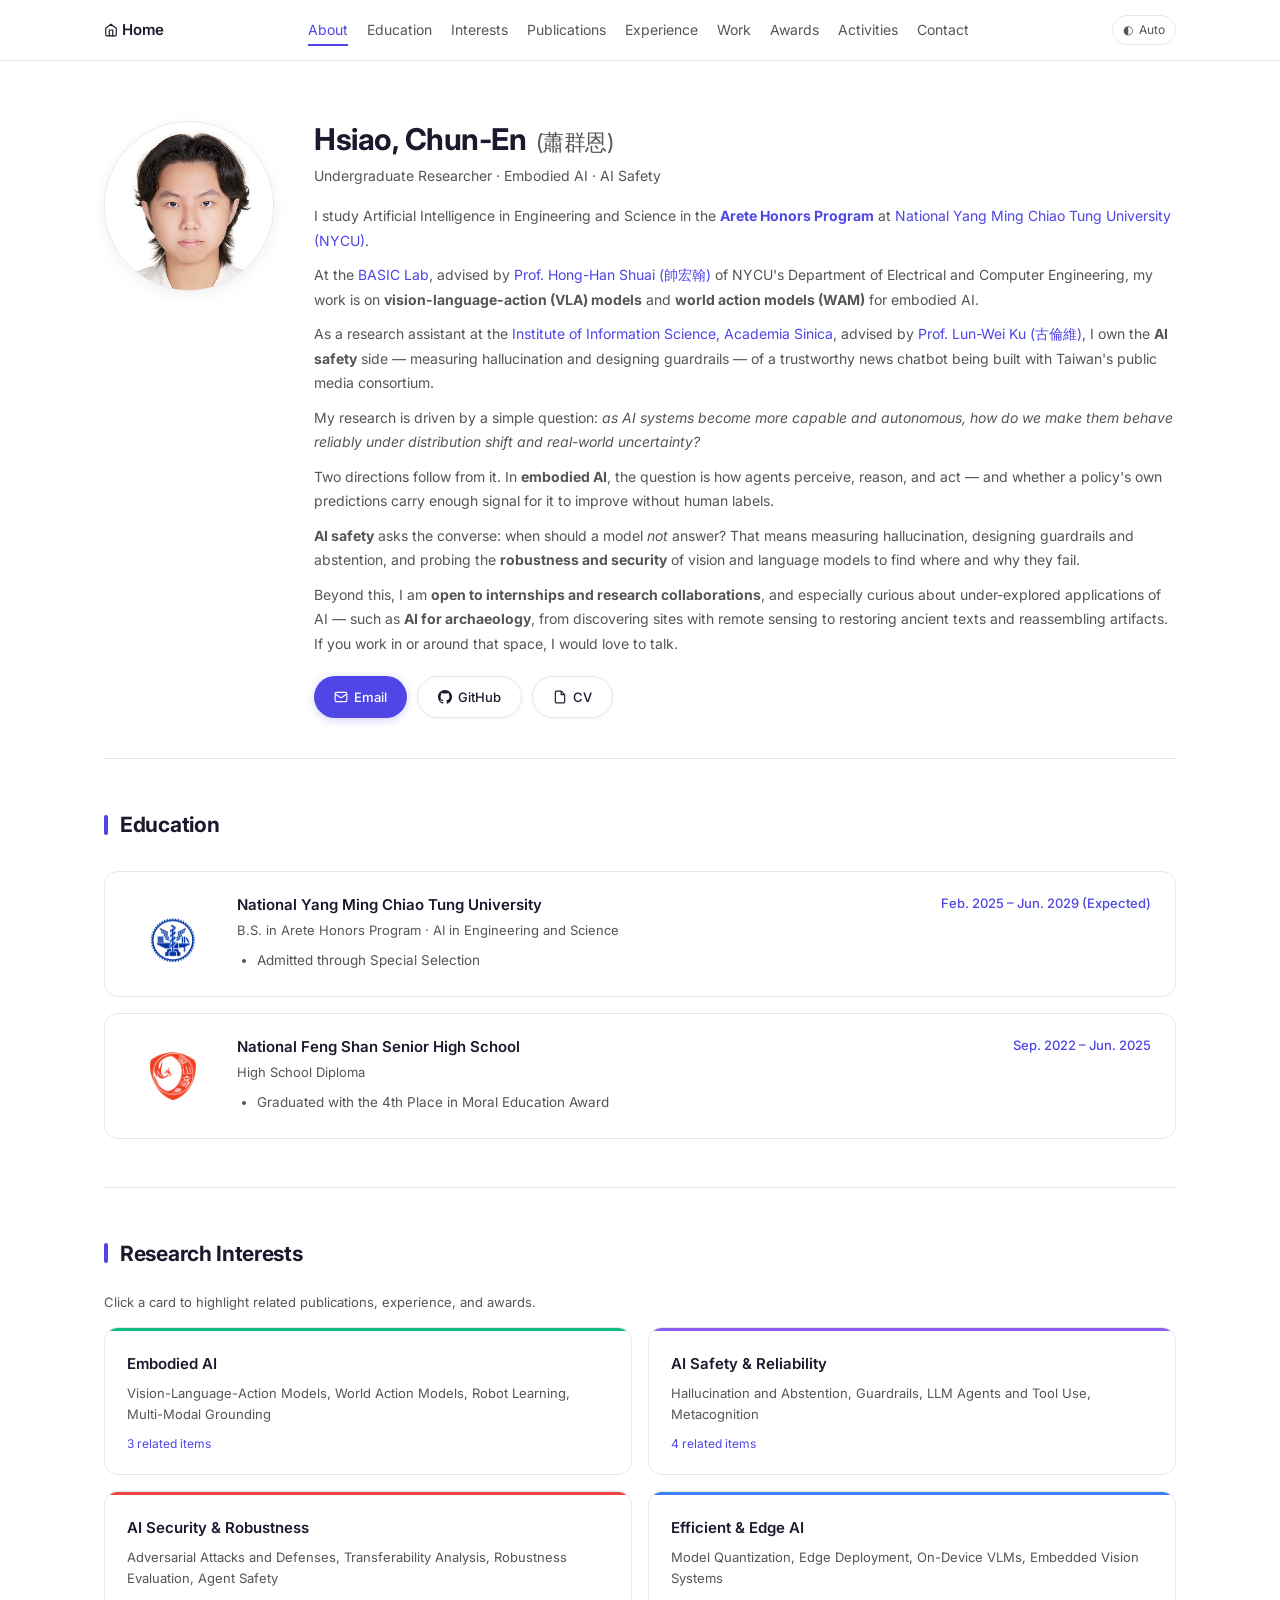
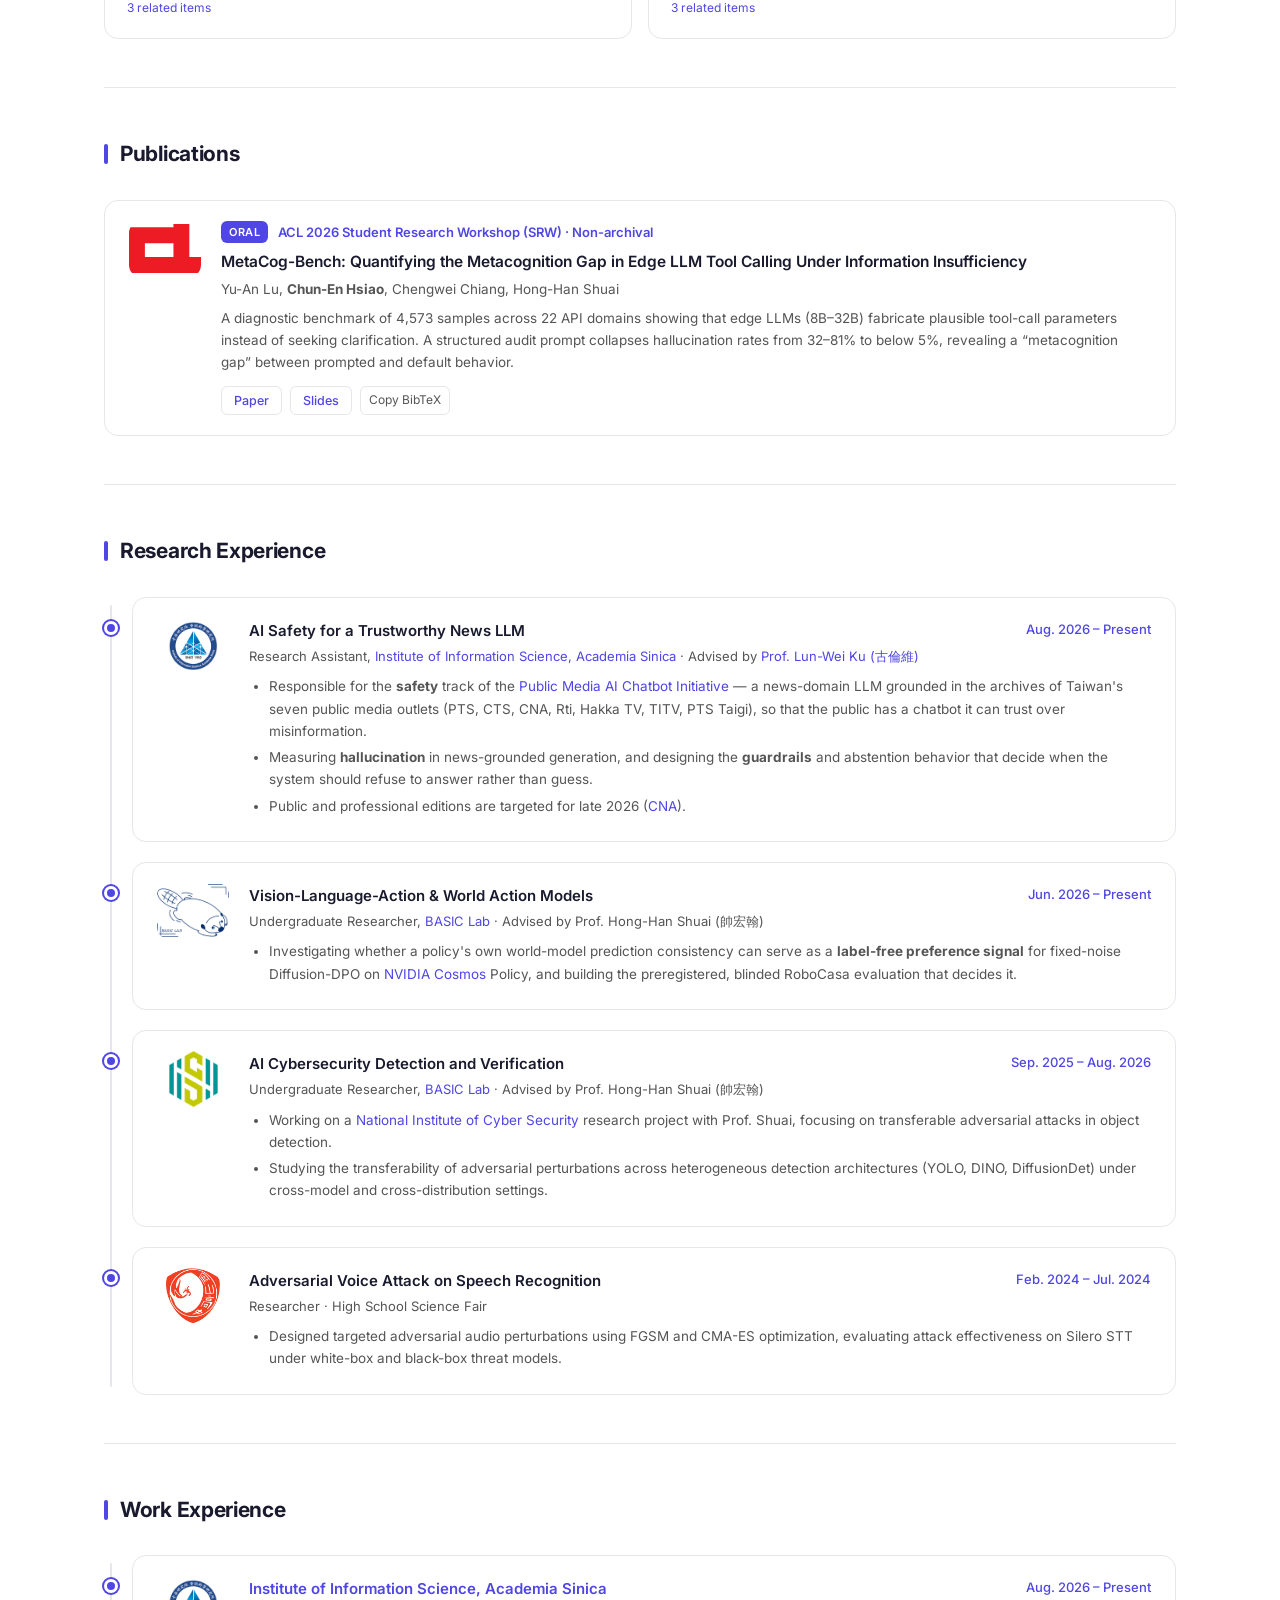
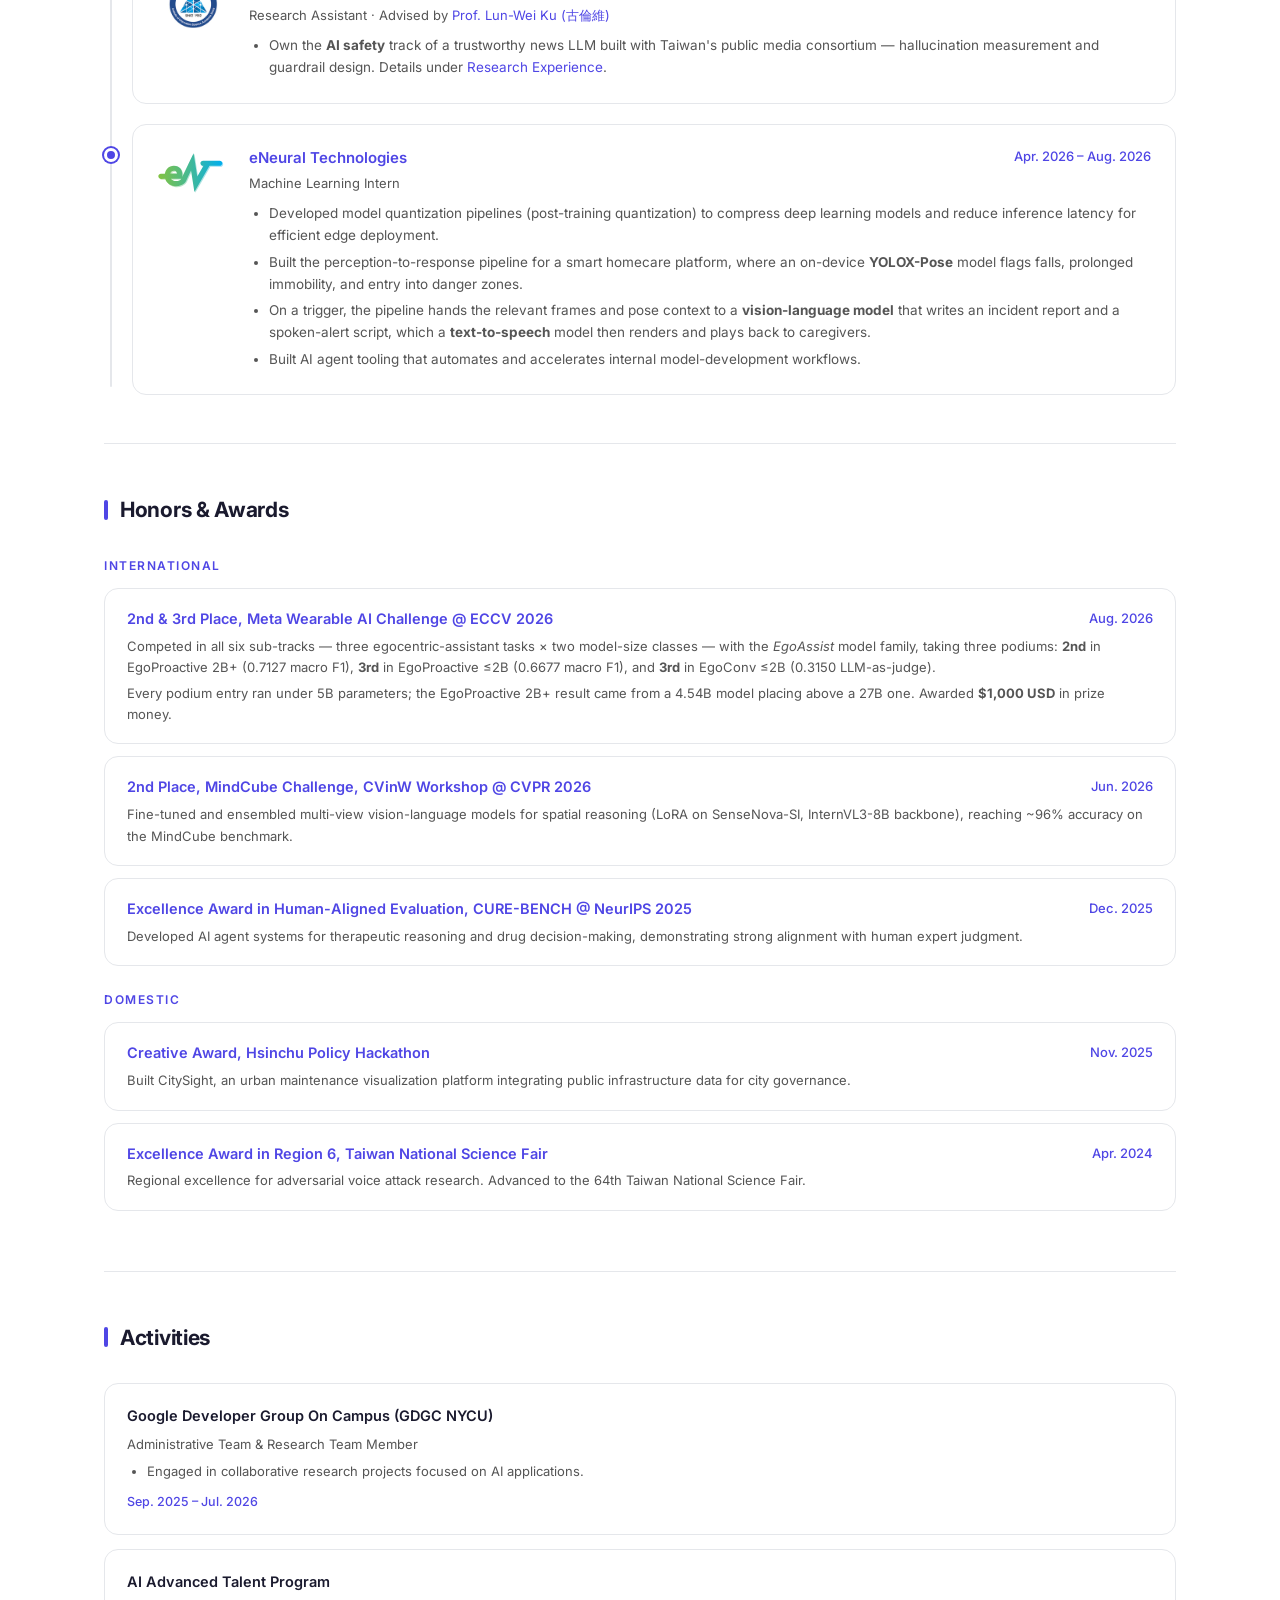
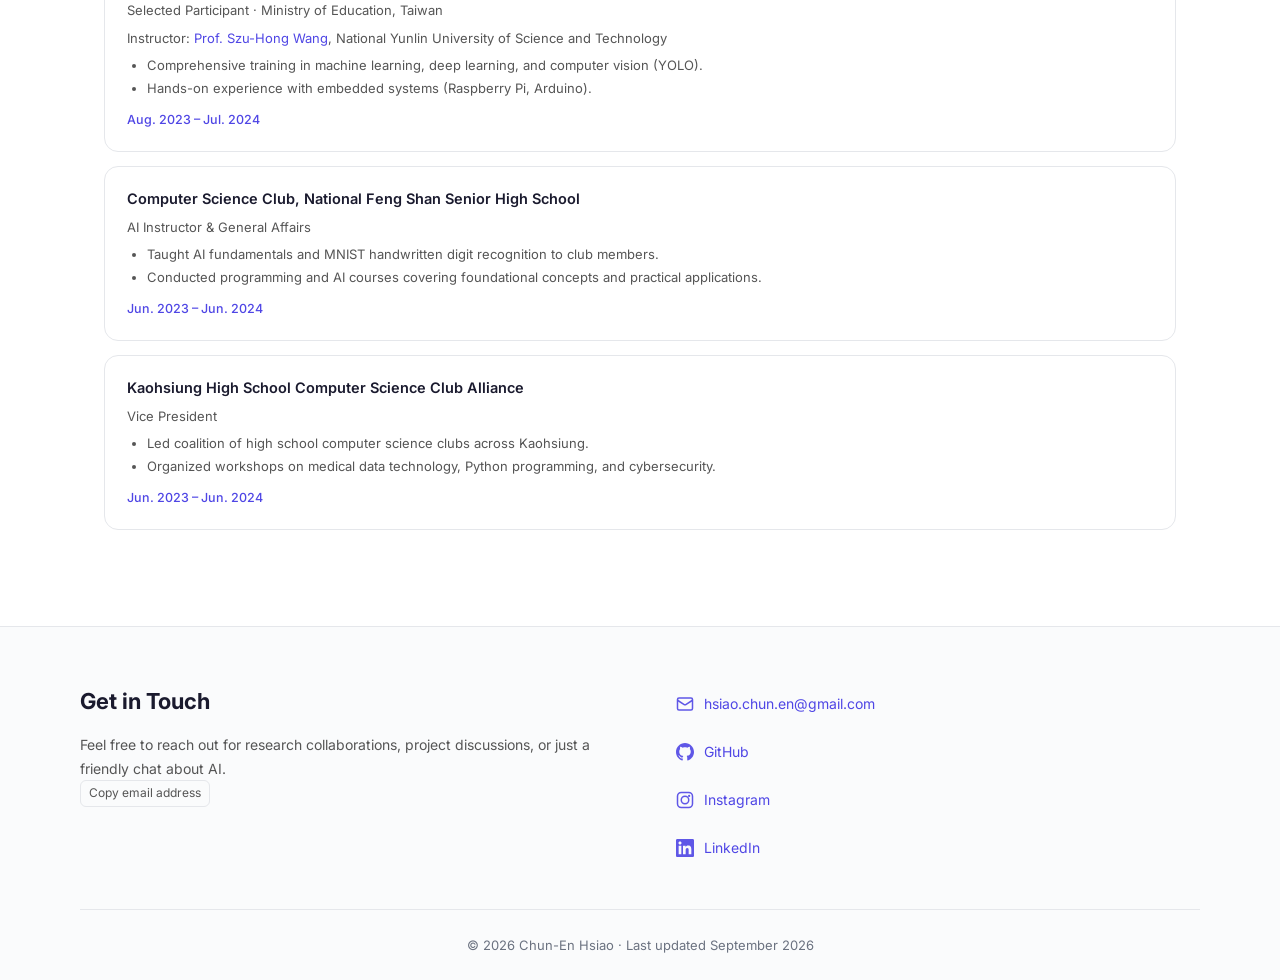
<file: index.html>
<!DOCTYPE html>
<html lang="en">
<head>
    <meta charset="UTF-8">
    <meta name="viewport" content="width=device-width, initial-scale=1.0">
    <title>Chun-En Hsiao (蕭群恩) — Embodied AI &amp; AI Safety, NYCU</title>
    <meta name="description" content="Chun-En Hsiao (蕭群恩) — embodied AI at NYCU BASIC Lab and AI safety at Academia Sinica: vision-language-action models, world action models, hallucination and guardrails.">
    <link rel="canonical" href="https://xiaoce.me/">
    <meta name="theme-color" content="#4f46e5" media="(prefers-color-scheme: light)">
    <meta name="theme-color" content="#12141b" media="(prefers-color-scheme: dark)">

    <!-- Open Graph -->
    <meta property="og:type" content="profile">
    <meta property="og:title" content="Chun-En Hsiao (蕭群恩) — Embodied AI &amp; AI Safety">
    <meta property="og:description" content="Undergraduate researcher at NYCU BASIC Lab (vision-language-action &amp; world action models) and research assistant at Academia Sinica IIS (LLM hallucination, guardrails, abstention).">
    <meta property="og:url" content="https://xiaoce.me/">
    <meta property="og:image" content="https://xiaoce.me/og-card.png">
    <meta property="og:image:width" content="1200">
    <meta property="og:image:height" content="630">
    <meta property="og:image:alt" content="Chun-En Hsiao — Embodied AI &amp; AI Safety">
    <!-- Twitter -->
    <meta name="twitter:card" content="summary_large_image">
    <meta name="twitter:title" content="Chun-En Hsiao (蕭群恩) — Embodied AI &amp; AI Safety">
    <meta name="twitter:description" content="Embodied AI at NYCU BASIC Lab; AI safety at Academia Sinica IIS.">
    <meta name="twitter:image" content="https://xiaoce.me/og-card.png">

    <link rel="preconnect" href="https://fonts.googleapis.com">
    <link rel="preconnect" href="https://fonts.gstatic.com" crossorigin>
    <link href="https://fonts.googleapis.com/css2?family=Inter:wght@400;500;600;700&display=swap" rel="stylesheet">
    <link rel="icon" href="favicon.svg" type="image/svg+xml">
    <link rel="icon" href="favicon.ico" sizes="any">
    <style>
/* ===== Reset & Base ===== */
*, *::before, *::after {
    margin: 0;
    padding: 0;
    box-sizing: border-box;
}

:root {
    color-scheme: light dark;
    --bg: #ffffff;
    --surface: #ffffff;
    --text: #1a1a2e;
    --text-secondary: #555;
    --accent: #4f46e5;
    --accent-hover: #4338ca;
    --accent-light: #eef2ff;
    --border: #e5e7eb;
    --border-hover: #cbd0dc;
    --nav-bg: #ffffff;
    --btn-bg: #ffffff;
    --footer-bg: #fafbfc;
    --footer-text: #6b7280;
    --radius: 14px;
    --max-width: 1120px;
}

html {
    scroll-behavior: smooth;
}

@media (prefers-reduced-motion: reduce) {
    html { scroll-behavior: auto; }
    * { transition: none !important; }
}

body {
    font-family: 'Inter', -apple-system, BlinkMacSystemFont, sans-serif;
    background: var(--bg);
    color: var(--text);
    line-height: 1.7;
    font-size: 15px;
    overflow-x: hidden;
}

/* Offset anchor jumps so headings clear the sticky nav */
section,
.hero,
.site-footer {
    scroll-margin-top: 68px;
}

a {
    color: var(--accent);
    text-decoration: none;
    transition: color 0.2s;
}

a:hover {
    color: var(--accent-hover);
    text-decoration: underline;
}

/* Keyboard focus visibility */
a:focus-visible,
button:focus-visible,
.btn:focus-visible,
.nav-toggle:focus-visible,
.footer-link:focus-visible,
.pub-links a:focus-visible {
    outline: 2px solid var(--accent);
    outline-offset: 2px;
    border-radius: 4px;
}

/* ===== Nav ===== */
nav {
    position: sticky;
    top: 0;
    background: var(--nav-bg);
    border-bottom: 1px solid var(--border);
    z-index: 100;
}

.nav-inner {
    max-width: var(--max-width);
    margin: 0 auto;
    padding: 14px 24px;
    display: flex;
    justify-content: space-between;
    align-items: center;
    position: relative;
}

.nav-name {
    font-weight: 600;
    font-size: 15px;
    color: var(--text);
}

.nav-name:hover {
    text-decoration: none;
}

.nav-links {
    display: flex;
    gap: 19px;
    font-size: 14px;
}

.nav-links a {
    color: var(--text-secondary);
    font-weight: 400;
    padding: 4px 0;
    position: relative;
}

.nav-links a::after {
    content: '';
    position: absolute;
    bottom: 0;
    left: 0;
    width: 0;
    height: 2px;
    background: var(--accent);
    transition: width 0.3s;
}

.nav-links a:hover {
    color: var(--accent);
    text-decoration: none;
}

.nav-links a:hover::after {
    width: 100%;
}

.nav-toggle {
    display: none;
    flex-direction: column;
    gap: 4px;
    background: none;
    border: none;
    cursor: pointer;
    padding: 4px;
}

.nav-toggle span {
    display: block;
    width: 20px;
    height: 2px;
    background: var(--text);
    border-radius: 2px;
}

/* ===== Main ===== */
main {
    max-width: var(--max-width);
    margin: 0 auto;
    padding: 0 24px;
}

/* ===== Hero ===== */
.hero {
    padding: 60px 0 40px;
}

.hero-content {
    display: flex;
    gap: 40px;
    align-items: flex-start;
}

.hero-photo {
    flex-shrink: 0;
}

.hero-text {
    flex: 1;
    min-width: 0;
}

.hero-photo img {
    width: 170px;
    height: 170px;
    border-radius: 50%;
    object-fit: cover;
    object-position: center top;
    border: 1px solid var(--border);
    box-shadow: 0 4px 16px rgba(0, 0, 0, 0.06);
}

.hero h1,
.name {
    font-size: 30px;
    font-weight: 700;
    margin-bottom: 6px;
    line-height: 1.25;
    letter-spacing: -0.5px;
    color: var(--text);
}

.name-zh {
    font-weight: 400;
    color: var(--text-secondary);
    font-size: 22px;
    margin-left: 3px;
}

.hero-tagline {
    font-size: 14px;
    color: var(--text-secondary);
    margin-bottom: 16px;
    font-weight: 400;
}

.bio {
    font-size: 14px;
    color: var(--text-secondary);
    margin-bottom: 10px;
    line-height: 1.75;
}

.bio:last-of-type {
    margin-bottom: 20px;
}

.hero-links {
    display: flex;
    gap: 10px;
    flex-wrap: wrap;
}

.btn {
    display: inline-flex;
    align-items: center;
    gap: 6px;
    padding: 9px 20px;
    border-radius: 24px;
    font-size: 13px;
    font-weight: 500;
    transition: all 0.25s;
}

.btn-primary {
    background: var(--accent);
    color: #fff !important;
    box-shadow: 0 2px 8px rgba(79, 70, 229, 0.25);
}

.btn-primary:hover {
    background: var(--accent-hover);
    text-decoration: none;
    box-shadow: 0 4px 12px rgba(79, 70, 229, 0.22);
}

.btn-outline {
    background: var(--btn-bg);
    color: var(--text) !important;
    border: 1px solid var(--border);
    box-shadow: 0 1px 4px rgba(0, 0, 0, 0.04);
}

.btn-outline:hover {
    background: var(--accent-light);
    border-color: var(--accent);
    color: var(--accent) !important;
    text-decoration: none;
}

/* ===== Sections ===== */
.section {
    padding: 48px 0;
    border-top: 1px solid var(--border);
}

.section h2 {
    font-size: 21px;
    font-weight: 700;
    margin-bottom: 28px;
    letter-spacing: -0.3px;
    display: flex;
    align-items: center;
    gap: 12px;
}

.section h2::before {
    content: '';
    flex-shrink: 0;
    width: 4px;
    height: 20px;
    background: var(--accent);
    border-radius: 2px;
}

/* ===== Education with Logo Badges ===== */
.edu-item {
    display: flex;
    align-items: center;
    gap: 20px;
    margin-bottom: 16px;
    padding: 20px 24px;
    background: var(--surface);
    border-radius: var(--radius);
    border: 1px solid var(--border);
    transition: all 0.3s;
}

.edu-item:hover {
    border-color: var(--border-hover);
}

.edu-item:last-child {
    margin-bottom: 0;
}

.edu-logo-wrap,
.org-logo-wrap {
    width: 88px;
    min-height: 56px;
    border-radius: 12px;
    display: flex;
    align-items: center;
    justify-content: center;
    flex-shrink: 0;
    overflow: hidden;
    background: #fff;
}

.edu-logo-nycu .edu-logo-img {
    width: 72px;
    height: 72px;
}

.edu-logo-fhsh .edu-logo-img {
    width: 48px;
    height: 48px;
}

.edu-logo-img,
.org-logo-img {
    object-fit: contain;
}

.edu-content {
    flex: 1;
}

/* Experience / publication logo slots are wider than the education ones */
.org-logo-wrap {
    width: 72px;
    min-height: 56px;
}

.exp-item-logo {
    display: flex;
    align-items: flex-start;
    gap: 20px;
}

.exp-logo-content {
    flex: 1;
    min-width: 0;
}

.org-logo-iis .org-logo-img {
    width: 56px;
    height: 56px;
}

.org-logo-eneural .org-logo-img {
    width: 72px;
    height: 42px;
}

.org-logo-basiclab .org-logo-img {
    width: 72px;
    height: 53px;
}

.org-logo-nics .org-logo-img {
    width: 49px;
    height: 56px;
}

.org-logo-acl .org-logo-img {
    width: 72px;
    height: 49px;
}

.org-logo-fhsh .org-logo-img {
    width: 54px;
    height: 56px;
}

.pub-item-logo {
    display: flex;
    align-items: flex-start;
    gap: 20px;
}

.pub-logo-content {
    flex: 1;
    min-width: 0;
}

/* ===== Interests Grid (Colorful) ===== */
.interests-grid {
    display: grid;
    grid-template-columns: 1fr 1fr;
    gap: 16px;
}

.interest-card {
    position: relative;
    background: var(--surface);
    border-radius: var(--radius);
    overflow: hidden;
    transition: border-color 0.2s;
    border: 1px solid var(--border);
}

.interest-card:hover {
    border-color: var(--border-hover);
}

.card-accent {
    height: 3px;
}

.card-nlp .card-accent      { background: #8b5cf6; }
.card-vla .card-accent      { background: #10b981; }
.card-security .card-accent { background: #ef4444; }
.card-cv .card-accent       { background: #3b82f6; }

.card-body {
    padding: 20px 22px;
}

.interest-card h3 {
    font-size: 15px;
    font-weight: 600;
    margin-bottom: 6px;
}

.interest-card p {
    font-size: 13px;
    color: var(--text-secondary);
    line-height: 1.65;
}

/* ===== Publications ===== */
.pub-item {
    padding: 20px 24px;
    background: var(--surface);
    border: 1px solid var(--border);
    border-radius: var(--radius);
    transition: border-color 0.2s;
}

.pub-item:hover {
    border-color: var(--border-hover);
}

.pub-item + .pub-item {
    margin-top: 14px;
}

.pub-meta {
    display: flex;
    align-items: center;
    gap: 10px;
    margin-bottom: 8px;
}

.pub-badge {
    font-size: 11px;
    font-weight: 600;
    text-transform: uppercase;
    letter-spacing: 0.5px;
    color: #fff;
    background: var(--accent);
    padding: 2px 8px;
    border-radius: 6px;
}

.pub-venue {
    font-size: 13px;
    font-weight: 600;
    color: var(--accent);
}

.pub-title {
    font-size: 15.5px;
    font-weight: 600;
    line-height: 1.4;
    margin-bottom: 5px;
}

.pub-authors {
    font-size: 13.5px;
    color: var(--text-secondary);
    margin-bottom: 6px;
}

.pub-summary {
    font-size: 13.5px;
    color: var(--text-secondary);
    line-height: 1.65;
}

.pub-links {
    display: flex;
    gap: 8px;
    flex-wrap: wrap;
    margin-top: 12px;
}

.pub-links a {
    font-size: 12.5px;
    font-weight: 500;
    color: var(--accent);
    border: 1px solid var(--border);
    padding: 3px 12px;
    border-radius: 6px;
    transition: all 0.2s;
}

.pub-links a:hover {
    background: var(--accent-light);
    border-color: var(--accent);
    text-decoration: none;
}

/* ===== Timeline & Experience ===== */
.timeline {
    position: relative;
    padding-left: 28px;
}

.timeline::before {
    content: '';
    position: absolute;
    left: 6px;
    top: 8px;
    bottom: 8px;
    width: 2px;
    background: var(--border);
    border-radius: 2px;
}

.timeline-item {
    position: relative;
    margin-bottom: 20px;
}

.timeline-item:last-child {
    margin-bottom: 0;
}

.timeline-dot {
    position: absolute;
    left: -28px;
    top: 24px;
    width: 14px;
    height: 14px;
    border-radius: 50%;
    background: var(--accent);
    border: 3px solid var(--bg);
    box-shadow: 0 0 0 2px var(--accent);
    z-index: 1;
}

.exp-item {
    padding: 20px 24px;
    background: var(--surface);
    border-radius: var(--radius);
    border: 1px solid var(--border);
    transition: all 0.3s;
}

.exp-item:hover {
    border-color: var(--border-hover);
}

.exp-header {
    display: flex;
    justify-content: space-between;
    align-items: flex-start;
    margin-bottom: 8px;
    gap: 16px;
}

.exp-header h3 {
    font-size: 15px;
    font-weight: 600;
}

.exp-role {
    font-size: 13px;
    color: var(--text-secondary);
    margin-top: 2px;
}

.exp-date {
    font-size: 13px;
    color: var(--accent);
    white-space: nowrap;
    flex-shrink: 0;
    font-weight: 500;
}

.exp-item ul,
.edu-content ul {
    padding-left: 20px;
    margin-top: 4px;
}

.exp-item li,
.edu-content li {
    font-size: 13.5px;
    color: var(--text-secondary);
    margin-bottom: 4px;
    line-height: 1.65;
}

/* ===== Awards ===== */
.awards-group {
    margin-bottom: 24px;
}

.awards-group:last-child {
    margin-bottom: 0;
}

.awards-category {
    font-size: 12px;
    font-weight: 600;
    text-transform: uppercase;
    letter-spacing: 1.5px;
    color: var(--accent);
    margin-bottom: 12px;
}

.award-item {
    display: flex;
    gap: 16px;
    align-items: flex-start;
    margin-bottom: 12px;
    padding: 18px 22px;
    background: var(--surface);
    border-radius: var(--radius);
    border: 1px solid var(--border);
    transition: all 0.3s;
}

.award-item:hover {
    border-color: var(--border-hover);
}

.award-content {
    flex: 1;
}

.award-header {
    display: flex;
    justify-content: space-between;
    align-items: flex-start;
    gap: 16px;
}

.award-name {
    font-weight: 600;
    font-size: 14.5px;
}

.award-date {
    font-size: 13px;
    color: var(--accent);
    white-space: nowrap;
    flex-shrink: 0;
    font-weight: 500;
}

.award-item p {
    font-size: 13px;
    color: var(--text-secondary);
    margin-top: 4px;
    line-height: 1.65;
}

/* ===== Activities Grid ===== */
.activities-grid {
    display: grid;
    grid-template-columns: 1fr;
    gap: 14px;
}

.activity-card {
    padding: 20px 22px;
    background: var(--surface);
    border-radius: var(--radius);
    border: 1px solid var(--border);
    transition: all 0.3s;
}

.activity-card:hover {
    border-color: var(--border-hover);
}

.activity-card h3 {
    font-size: 14.5px;
    font-weight: 600;
    margin-bottom: 4px;
}

.activity-card .exp-role {
    margin-bottom: 6px;
}

.activity-details {
    padding-left: 20px;
    margin: 6px 0;
}

.activity-details li {
    font-size: 13px;
    color: var(--text-secondary);
    line-height: 1.65;
    margin-bottom: 2px;
}

.activity-card .exp-date {
    display: inline-block;
    color: var(--accent);
    font-size: 12.5px;
    font-weight: 500;
}

/* ===== Footer / Contact ===== */
.site-footer {
    background: var(--footer-bg);
    color: var(--text);
    border-top: 1px solid var(--border);
    padding: 3.5rem 2rem 1.5rem;
    margin-top: 3rem;
}

.footer-content {
    max-width: var(--max-width);
    margin: 0 auto;
    display: grid;
    grid-template-columns: 1fr 1fr;
    gap: 3rem;
    align-items: start;
}

.footer-main h2 {
    font-size: 22px;
    color: var(--text);
    margin-bottom: 12px;
}

.footer-main p {
    line-height: 1.7;
    color: var(--text-secondary);
    font-size: 14px;
}

.footer-links {
    display: flex;
    flex-direction: column;
    gap: 6px;
}

.footer-link {
    display: flex;
    align-items: center;
    gap: 10px;
    color: var(--accent) !important;
    text-decoration: none;
    padding: 9px 12px;
    border-radius: 8px;
    font-size: 14px;
    transition: background 0.2s;
}

.footer-link:hover {
    color: var(--accent-hover) !important;
    background: var(--accent-light);
    text-decoration: none;
}

.footer-link svg {
    flex-shrink: 0;
    opacity: 0.9;
}

.footer-bottom {
    max-width: var(--max-width);
    margin: 2.5rem auto 0;
    padding-top: 1.5rem;
    border-top: 1px solid var(--border);
    text-align: center;
    font-size: 13px;
    color: var(--footer-text);
}

/* ===== Responsive ===== */
@media (max-width: 640px) {
    .nav-links {
        display: none;
    }

    .nav-links.open {
        display: flex;
        flex-direction: column;
        gap: 16px;
        position: absolute;
        top: 100%;
        left: 0;
        right: 0;
        background: var(--nav-bg);
        border-bottom: 1px solid var(--border);
        box-shadow: 0 8px 16px rgba(0, 0, 0, 0.06);
        padding: 18px 24px;
        z-index: 100;
    }

    .nav-toggle {
        display: flex;
    }

    .hero-content {
        flex-direction: column;
        align-items: center;
        text-align: center;
    }

    .hero-photo img {
        width: 140px;
        height: 140px;
    }

    .hero-links {
        justify-content: center;
    }

    .hero h1 {
        font-size: 22px;
    }

    .interests-grid,
    .activities-grid {
        grid-template-columns: 1fr;
    }

    .exp-header {
        flex-direction: column;
        gap: 4px;
    }

    .award-header {
        flex-direction: column;
        gap: 4px;
    }

    .edu-item {
        flex-direction: column;
        align-items: center;
        text-align: center;
    }

    .exp-item-logo,
    .pub-item-logo {
        flex-direction: column;
        align-items: flex-start;
        gap: 14px;
    }

    .footer-content {
        grid-template-columns: 1fr;
        gap: 2rem;
    }

    .timeline {
        padding-left: 24px;
    }

    .timeline-dot {
        left: -24px;
        width: 12px;
        height: 12px;
    }
}

/* ===== Dark Mode: follows the OS unless the visitor picks a theme ===== */
@media (prefers-color-scheme: dark) {
    :root:not([data-theme="light"]) {
        --bg: #0e1015;
        --surface: #171a22;
        --text: #e7e8ec;
        --text-secondary: #a1a6b4;
        --accent: #8b8df2;
        --accent-hover: #a5a7f7;
        --accent-light: #1f2038;
        --border: #282c38;
        --border-hover: #3a3f4f;
        --nav-bg: #12141b;
        --btn-bg: #1c1f28;
        --footer-bg: #12141b;
        --footer-text: #8b91a1;
    }
    /* Logo tiles keep a light ground: the marks themselves are drawn for one */
    :root:not([data-theme="light"]) .edu-logo-wrap,
    :root:not([data-theme="light"]) .org-logo-wrap {
        background: #f3f4f6;
    }

    :root:not([data-theme="light"]) .hero-photo img {
        border-color: var(--border);
    }
}

:root[data-theme="dark"] {
    --bg: #0e1015;
    --surface: #171a22;
    --text: #e7e8ec;
    --text-secondary: #a1a6b4;
    --accent: #8b8df2;
    --accent-hover: #a5a7f7;
    --accent-light: #1f2038;
    --border: #282c38;
    --border-hover: #3a3f4f;
    --nav-bg: #12141b;
    --btn-bg: #1c1f28;
    --footer-bg: #12141b;
    --footer-text: #8b91a1;
}
:root[data-theme="dark"] .edu-logo-wrap,
:root[data-theme="dark"] .org-logo-wrap { background: #f3f4f6; }
:root[data-theme="dark"] .hero-photo img { border-color: var(--border); }

/* ===== Print (CV sites get printed and saved to PDF) ===== */
@media print {
    /* @media print does not cancel prefers-color-scheme, so force the light
       palette back or a dark-mode visitor prints a black page. */
    :root:not([data-theme]),
    :root[data-theme] {
        --bg: #ffffff;
        --surface: #ffffff;
        --text: #000000;
        --text-secondary: #333333;
        --accent: #000000;
        --accent-light: #ffffff;
        --border: #cccccc;
        --border-hover: #cccccc;
        --nav-bg: #ffffff;
        --btn-bg: #ffffff;
        --footer-bg: #ffffff;
        --footer-text: #333333;
    }

    nav,
    .nav-toggle,
    .hero-links,
    .timeline-dot {
        display: none;
    }

    body {
        font-size: 10.5pt;
        line-height: 1.5;
    }

    main {
        max-width: none;
        padding: 0;
    }

    .timeline {
        padding-left: 0;
    }

    .timeline::before {
        display: none;
    }

    .edu-item,
    .exp-item,
    .award-item,
    .pub-item,
    .interest-card,
    .activity-card {
        box-shadow: none;
        break-inside: avoid;
        page-break-inside: avoid;
    }

    h2 {
        break-after: avoid;
        page-break-after: avoid;
    }

    a {
        text-decoration: underline;
    }

    /* Links are dead on paper: spell out the destination for the ones a
       reader would actually want to follow. */
    .footer-link[href^="http"]::after,
    .award-name a[href^="http"]::after {
        content: " (" attr(href) ")";
        font-size: 8.5pt;
        font-weight: 400;
        word-break: break-all;
    }

    .section,
    .site-footer {
        break-before: auto;
    }
}

/* ===== Interactive additions ===== */
body { background: var(--bg); }

.read-progress {
    position: fixed; top: 0; left: 0; height: 3px; width: 0;
    background: var(--accent); z-index: 200; transition: width 0.1s linear;
}

.nav-links a.active { color: var(--accent); }
.nav-links a.active::after { width: 100%; }

.nav-tools { display: flex; align-items: center; gap: 10px; }

.theme-toggle {
    display: inline-flex; align-items: center; gap: 6px;
    background: var(--btn-bg); color: var(--text-secondary);
    border: 1px solid var(--border); border-radius: 999px;
    padding: 4px 10px; font: inherit; font-size: 12px; cursor: pointer;
}
.theme-toggle:hover { border-color: var(--border-hover); color: var(--accent); }

.filter-hint { font-size: 13px; color: var(--text-secondary); margin: -8px 0 14px; }
.filter-hint button {
    background: none; border: none; color: var(--accent); font: inherit;
    cursor: pointer; padding: 0; margin-left: 6px; text-decoration: underline;
}

button.interest-card {
    display: block; width: 100%; text-align: left; font: inherit; color: inherit;
    cursor: pointer; padding: 0; transition: border-color 0.2s, transform 0.2s, box-shadow 0.2s;
}
button.interest-card:hover { transform: translateY(-2px); }
button.interest-card:focus-visible { outline: 2px solid var(--accent); outline-offset: 2px; }
.interest-card .card-accent { display: block; }
.interest-card .card-body { display: block; }
.interest-card .card-title { display: block; font-size: 15px; font-weight: 600; margin-bottom: 6px; }
.interest-card .card-desc { display: block; font-size: 13px; color: var(--text-secondary); line-height: 1.65; }
.interest-card[aria-pressed="true"] { border-color: var(--accent); box-shadow: 0 0 0 2px var(--accent-light); }
.interest-card .card-count { display: block; margin-top: 8px; font-size: 12px; color: var(--accent); }

[data-tags] { transition: opacity 0.25s, filter 0.25s; }
body.filtering [data-tags].dim { opacity: 0.28; filter: grayscale(0.8); }
body.filtering [data-tags].match > .exp-item,
body.filtering .pub-item.match,
body.filtering .award-item.match { border-color: var(--accent); }

.copy-btn {
    background: none; border: 1px solid var(--border); border-radius: 6px;
    color: var(--text-secondary); font: inherit; font-size: 12px; padding: 2px 8px; cursor: pointer;
}
.copy-btn:hover { color: var(--accent); border-color: var(--accent); }

.toast {
    position: fixed; left: 50%; bottom: 28px; transform: translate(-50%, 20px);
    background: var(--text); color: var(--bg); padding: 8px 16px; border-radius: 8px;
    font-size: 13px; opacity: 0; pointer-events: none; transition: opacity 0.2s, transform 0.2s; z-index: 300;
}
.toast.show { opacity: 1; transform: translate(-50%, 0); }

.to-top {
    position: fixed; right: 20px; bottom: 20px; width: 40px; height: 40px;
    border-radius: 50%; border: 1px solid var(--border); background: var(--btn-bg);
    color: var(--text); font-size: 18px; cursor: pointer; opacity: 0; pointer-events: none;
    transition: opacity 0.2s; z-index: 150;
}
.to-top.show { opacity: 1; pointer-events: auto; }
.to-top:hover { color: var(--accent); border-color: var(--accent); }

@media (max-width: 640px) {
    .nav-links.open { gap: 2px; padding: 8px 16px 12px; }
    .nav-links.open a { padding: 10px 12px; border-radius: 8px; }
    .nav-links.open a::after { display: none; }
    .nav-links.open a.active { background: var(--accent-light); color: var(--accent); }
    .nav-toggle span { transition: transform 0.2s, opacity 0.2s; }
    .nav-toggle[aria-expanded="true"] span:nth-child(1) { transform: translateY(6px) rotate(45deg); }
    .nav-toggle[aria-expanded="true"] span:nth-child(2) { opacity: 0; }
    .nav-toggle[aria-expanded="true"] span:nth-child(3) { transform: translateY(-6px) rotate(-45deg); }
    .to-top { right: 16px; bottom: 16px; }
}

@media print {
    .read-progress, .theme-toggle, .to-top, .toast, .filter-hint, .copy-btn { display: none !important; }
    body.filtering [data-tags].dim { opacity: 1; filter: none; }
}
    </style>

    <script>
    try { var t = localStorage.getItem('theme'); if (t === 'light' || t === 'dark') document.documentElement.setAttribute('data-theme', t); } catch (e) {}
    </script>
    <script type="application/ld+json">
    {
      "@context": "https://schema.org",
      "@type": "Person",
      "name": "Chun-En Hsiao",
      "alternateName": "蕭群恩",
      "url": "https://xiaoce.me/",
      "email": "hsiao.chun.en@gmail.com",
      "jobTitle": "Undergraduate Researcher",
      "affiliation": [
        {
          "@type": "CollegeOrUniversity",
          "name": "National Yang Ming Chiao Tung University",
          "url": "https://en.nycu.edu.tw/"
        },
        {
          "@type": "ResearchOrganization",
          "name": "Institute of Information Science, Academia Sinica",
          "url": "https://www.iis.sinica.edu.tw/en/index.html"
        }
      ],
      "knowsAbout": [
        "Embodied AI",
        "Vision-Language-Action Models",
        "World Action Models",
        "AI Safety",
        "LLM Hallucination",
        "Adversarial Robustness",
        "Model Quantization"
      ],
      "sameAs": [
        "https://github.com/xiao-0001",
        "https://www.linkedin.com/in/chun-en-hsiao-a76b9b364/",
        "https://www.instagram.com/xiao._ce/"
      ]
    }
    </script>
</head>
<body>
    <div class="read-progress" id="read-progress" aria-hidden="true"></div>
    <nav>
        <div class="nav-inner">
            <a href="#about" class="nav-name">
                <svg width="14" height="14" viewBox="0 0 24 24" fill="none" stroke="currentColor" stroke-width="2" stroke-linecap="round" stroke-linejoin="round" style="vertical-align:-2px"><path d="M3 9l9-7 9 7v11a2 2 0 0 1-2 2H5a2 2 0 0 1-2-2z"/><polyline points="9 22 9 12 15 12 15 22"/></svg>
                Home
            </a>
            <div class="nav-links" id="nav-links">
                <a href="#about">About</a>
                <a href="#education">Education</a>
                <a href="#interests">Interests</a>
                <a href="#publications">Publications</a>
                <a href="#experience">Experience</a>
                <a href="#industry">Work</a>
                <a href="#awards">Awards</a>
                <a href="#activities">Activities</a>
                <a href="#contact">Contact</a>
            </div>
            <div class="nav-tools">
            <button type="button" class="theme-toggle" id="theme-toggle" aria-label="Switch color theme">
                <span id="theme-icon" aria-hidden="true">◐</span><span id="theme-label">Auto</span>
            </button>
            <button class="nav-toggle" aria-label="Toggle menu" aria-expanded="false" aria-controls="nav-links">
                <span></span><span></span><span></span>
            </button>
            </div>
        </div>
    </nav>

    <main>
        <!-- Hero / About -->
        <section class="hero" id="about">
            <div class="hero-content">
                <div class="hero-photo">
                    <img src="photo.jpg" alt="Chun-En Hsiao" width="170" height="170">
                </div>
                <div class="hero-text">
                    <h1 class="name">Hsiao, Chun-En <span class="name-zh">(蕭群恩)</span></h1>
                    <p class="hero-tagline">Undergraduate Researcher &middot; Embodied AI &middot; AI&nbsp;Safety</p>
                    <p class="bio">
                        I study Artificial Intelligence in Engineering and Science in the
                        <a href="https://aretehp.nycu.edu.tw/?language=en" target="_blank" rel="noopener noreferrer"><strong>Arete Honors Program</strong></a> at
                        <a href="https://en.nycu.edu.tw/" target="_blank" rel="noopener noreferrer">National Yang Ming Chiao Tung University (NYCU)</a>.
                    </p>
                    <p class="bio">
                        At the <a href="https://basiclab.lab.nycu.edu.tw/new/index.html" target="_blank" rel="noopener noreferrer">BASIC Lab</a>,
                        advised by <a href="https://basiclab.lab.nycu.edu.tw/" target="_blank" rel="noopener noreferrer">Prof. Hong-Han Shuai (帥宏翰)</a>
                        of NYCU's Department of Electrical and Computer Engineering,
                        my work is on <strong>vision-language-action (VLA) models</strong> and <strong>world action models (WAM)</strong> for embodied AI.
                    </p>
                    <p class="bio">
                        As a research assistant at the
                        <a href="https://www.iis.sinica.edu.tw/en/index.html" target="_blank" rel="noopener noreferrer">Institute of Information Science, Academia Sinica</a>,
                        advised by <a href="https://homepage.iis.sinica.edu.tw/pages/lwku/" target="_blank" rel="noopener noreferrer">Prof. Lun-Wei Ku (古倫維)</a>,
                        I own the <strong>AI safety</strong> side &mdash; measuring hallucination and designing guardrails &mdash;
                        of a trustworthy news chatbot being built with Taiwan's public media consortium.
                    </p>
                    <p class="bio">
                        My research is driven by a simple question: <em>as AI systems become more capable and autonomous, how do we make them behave reliably under distribution shift and real-world uncertainty?</em>
                    </p>
                    <p class="bio">
                        Two directions follow from it. In <strong>embodied AI</strong>, the question is how agents perceive, reason, and act &mdash;
                        and whether a policy's own predictions carry enough signal for it to improve without human labels.
                    </p>
                    <p class="bio">
                        <strong>AI safety</strong> asks the converse: when should a model <em>not</em> answer?
                        That means measuring hallucination, designing guardrails and abstention, and probing the
                        <strong>robustness and security</strong> of vision and language models to find where and why they fail.
                    </p>
                    <p class="bio">
                        Beyond this, I am <strong>open to internships and research collaborations</strong>, and especially curious
                        about under-explored applications of AI &mdash; such as <strong>AI for archaeology</strong>,
                        from discovering sites with remote sensing to restoring ancient texts and reassembling artifacts.
                        If you work in or around that space, I would love to talk.
                    </p>
                    <div class="hero-links">
                        <a href="mailto:hsiao.chun.en@gmail.com" class="btn btn-primary">
                            <svg width="14" height="14" viewBox="0 0 24 24" fill="none" stroke="currentColor" stroke-width="2"><rect x="2" y="4" width="20" height="16" rx="2"/><path d="m22 7-8.97 5.7a1.94 1.94 0 0 1-2.06 0L2 7"/></svg>
                            Email
                        </a>
                        <a href="https://github.com/xiao-0001" target="_blank" rel="noopener noreferrer" class="btn btn-outline">
                            <svg width="14" height="14" viewBox="0 0 24 24" fill="currentColor"><path d="M12 0c-6.626 0-12 5.373-12 12 0 5.302 3.438 9.8 8.207 11.387.599.111.793-.261.793-.577v-2.234c-3.338.726-4.033-1.416-4.033-1.416-.546-1.387-1.333-1.756-1.333-1.756-1.089-.745.083-.729.083-.729 1.205.084 1.839 1.237 1.839 1.237 1.07 1.834 2.807 1.304 3.492.997.107-.775.418-1.305.762-1.604-2.665-.305-5.467-1.334-5.467-5.931 0-1.311.469-2.381 1.236-3.221-.124-.303-.535-1.524.117-3.176 0 0 1.008-.322 3.301 1.23.957-.266 1.983-.399 3.003-.404 1.02.005 2.047.138 3.006.404 2.291-1.552 3.297-1.23 3.297-1.23.653 1.653.242 2.874.118 3.176.77.84 1.235 1.911 1.235 3.221 0 4.609-2.807 5.624-5.479 5.921.43.372.823 1.102.823 2.222v3.293c0 .319.192.694.801.576 4.765-1.589 8.199-6.086 8.199-11.386 0-6.627-5.373-12-12-12z"/></svg>
                            GitHub
                        </a>
                        <a href="CHUN_EN_HSIAO_CV.pdf" target="_blank" rel="noopener noreferrer" class="btn btn-outline">
                            <svg width="14" height="14" viewBox="0 0 24 24" fill="none" stroke="currentColor" stroke-width="2"><path d="M14 2H6a2 2 0 0 0-2 2v16a2 2 0 0 0 2 2h12a2 2 0 0 0 2-2V8z"/><polyline points="14 2 14 8 20 8"/></svg>
                            CV
                        </a>
                    </div>
                </div>
            </div>
        </section>

        <!-- Education -->
        <section class="section" id="education">
            <h2>Education</h2>
            <div class="edu-item">
                <div class="edu-logo-wrap edu-logo-nycu">
                    <img src="nycu_logo.png" alt="NYCU logo" class="edu-logo-img" width="72" height="72" loading="lazy">
                </div>
                <div class="edu-content">
                    <div class="exp-header">
                        <div>
                            <h3>National Yang Ming Chiao Tung University</h3>
                            <p class="exp-role">B.S. in Arete Honors Program &middot; AI in Engineering and Science</p>
                        </div>
                        <span class="exp-date">Feb. 2025 &ndash; Jun. 2029 (Expected)</span>
                    </div>
                    <ul>
                        <li>Admitted through Special Selection</li>
                    </ul>
                </div>
            </div>
            <div class="edu-item">
                <div class="edu-logo-wrap edu-logo-fhsh">
                    <img src="fhsh_logo.gif" alt="National Feng Shan Senior High School logo" class="edu-logo-img" width="48" height="48" loading="lazy">
                </div>
                <div class="edu-content">
                    <div class="exp-header">
                        <div>
                            <h3>National Feng Shan Senior High School</h3>
                            <p class="exp-role">High School Diploma</p>
                        </div>
                        <span class="exp-date">Sep. 2022 &ndash; Jun. 2025</span>
                    </div>
                    <ul>
                        <li>Graduated with the 4th Place in Moral Education Award</li>
                    </ul>
                </div>
            </div>
        </section>

        <!-- Research Interests -->
        <section class="section" id="interests">
            <h2>Research Interests</h2>
            <p class="filter-hint" id="filter-hint">Click a card to highlight related publications, experience, and awards.</p>
            <div class="interests-grid">
                <button type="button" class="interest-card card-vla" data-filter="embodied" aria-pressed="false">
                    <span class="card-accent"></span>
                    <span class="card-body">
                        <span class="card-title">Embodied AI</span>
                        <span class="card-desc">Vision-Language-Action Models, World Action Models, Robot Learning, Multi-Modal Grounding</span>
                    </span>
                </button>
                <button type="button" class="interest-card card-nlp" data-filter="safety" aria-pressed="false">
                    <span class="card-accent"></span>
                    <span class="card-body">
                        <span class="card-title">AI Safety &amp; Reliability</span>
                        <span class="card-desc">Hallucination and Abstention, Guardrails, LLM Agents and Tool Use, Metacognition</span>
                    </span>
                </button>
                <button type="button" class="interest-card card-security" data-filter="security" aria-pressed="false">
                    <span class="card-accent"></span>
                    <span class="card-body">
                        <span class="card-title">AI Security &amp; Robustness</span>
                        <span class="card-desc">Adversarial Attacks and Defenses, Transferability Analysis, Robustness Evaluation, Agent Safety</span>
                    </span>
                </button>
                <button type="button" class="interest-card card-cv" data-filter="edge" aria-pressed="false">
                    <span class="card-accent"></span>
                    <span class="card-body">
                        <span class="card-title">Efficient &amp; Edge AI</span>
                        <span class="card-desc">Model Quantization, Edge Deployment, On-Device VLMs, Embedded Vision Systems</span>
                    </span>
                </button>
            </div>
        </section>

        <!-- Publications -->
        <section class="section" id="publications">
            <h2>Publications</h2>
            <div data-tags="safety edge" class="pub-item pub-item-logo">
                <div class="org-logo-wrap org-logo-acl">
                    <img src="acl_logo.svg" alt="ACL logo" class="org-logo-img" width="72" height="49" loading="lazy">
                </div>
                <div class="pub-logo-content">
                <div class="pub-meta">
                    <span class="pub-badge">Oral</span>
                    <span class="pub-venue">ACL 2026 Student Research Workshop (SRW) &middot; Non-archival</span>
                </div>
                <h3 class="pub-title">MetaCog-Bench: Quantifying the Metacognition Gap in Edge LLM Tool Calling Under Information Insufficiency</h3>
                <p class="pub-authors">Yu-An Lu, <strong>Chun-En Hsiao</strong>, Chengwei Chiang, Hong-Han Shuai</p>
                <p class="pub-summary">A diagnostic benchmark of 4,573 samples across 22 API domains showing that edge LLMs (8B&ndash;32B) fabricate plausible tool-call parameters instead of seeking clarification. A structured audit prompt collapses hallucination rates from 32&ndash;81% to below 5%, revealing a &ldquo;metacognition gap&rdquo; between prompted and default behavior.</p>
                <div class="pub-links">
                    <a href="MetaCog-Bench_Paper.pdf" target="_blank" rel="noopener noreferrer">Paper</a>
                    <a href="MetaCog-Bench_Slides.pdf" target="_blank" rel="noopener noreferrer">Slides</a>
                    <button type="button" class="copy-btn" data-copy-bib="metacog">Copy BibTeX</button>
                </div>
                </div>
            </div>
        </section>

        <!-- Research Experience -->
        <section class="section" id="experience">
            <h2>Research Experience</h2>

            <div class="timeline">
                <div data-tags="safety" class="timeline-item">
                    <div class="timeline-dot"></div>
                    <div class="exp-item exp-item-logo">
                        <div class="org-logo-wrap org-logo-iis">
                            <img src="sinica_iis_logo.jpg" alt="Institute of Information Science, Academia Sinica logo" class="org-logo-img" width="56" height="56" loading="lazy">
                        </div>
                        <div class="exp-logo-content">
                        <div class="exp-header">
                            <div>
                                <h3>AI Safety for a Trustworthy News LLM</h3>
                                <p class="exp-role">Research Assistant, <a href="https://www.iis.sinica.edu.tw/en/index.html" target="_blank" rel="noopener noreferrer">Institute of Information Science, Academia Sinica</a> &middot; Advised by <a href="https://homepage.iis.sinica.edu.tw/pages/lwku/" target="_blank" rel="noopener noreferrer">Prof. Lun-Wei Ku (古倫維)</a></p>
                            </div>
                            <span class="exp-date">Aug. 2026 &ndash; Present</span>
                        </div>
                        <ul>
                            <li>Responsible for the <strong>safety</strong> track of the <a href="https://about.pts.org.tw/pr/latestnews/article/5783" target="_blank" rel="noopener noreferrer">Public Media AI Chatbot Initiative</a> &mdash; a news-domain LLM grounded in the archives of Taiwan's seven public media outlets (PTS, CTS, CNA, Rti, Hakka TV, TITV, PTS Taigi), so that the public has a chatbot it can trust over misinformation.</li>
                            <li>Measuring <strong>hallucination</strong> in news-grounded generation, and designing the <strong>guardrails</strong> and abstention behavior that decide when the system should refuse to answer rather than guess.</li>
                            <li>Public and professional editions are targeted for late 2026 (<a href="https://www.cna.com.tw/news/ahel/202509010183.aspx" target="_blank" rel="noopener noreferrer">CNA</a>).</li>
                        </ul>
                        </div>
                    </div>
                </div>

                <div data-tags="embodied" class="timeline-item">
                    <div class="timeline-dot"></div>
                    <div class="exp-item exp-item-logo">
                        <div class="org-logo-wrap org-logo-basiclab">
                            <img src="basiclab_logo.png" alt="BASIC Lab logo" class="org-logo-img" width="72" height="53" loading="lazy">
                        </div>
                        <div class="exp-logo-content">
                        <div class="exp-header">
                            <div>
                                <h3>Vision-Language-Action &amp; World Action Models</h3>
                                <p class="exp-role">Undergraduate Researcher, <a href="https://basiclab.lab.nycu.edu.tw/new/index.html" target="_blank" rel="noopener noreferrer">BASIC Lab</a> &middot; Advised by Prof. Hong-Han Shuai (帥宏翰)</p>
                            </div>
                            <span class="exp-date">Jun. 2026 &ndash; Present</span>
                        </div>
                        <ul>
                            <li>Investigating whether a policy's own world-model prediction consistency can serve as a <strong>label-free preference signal</strong> for fixed-noise Diffusion-DPO on <a href="https://github.com/NVIDIA/Cosmos" target="_blank" rel="noopener noreferrer">NVIDIA Cosmos</a> Policy, and building the preregistered, blinded RoboCasa evaluation that decides it.</li>
                        </ul>
                        </div>
                    </div>
                </div>

                <div data-tags="security" class="timeline-item">
                    <div class="timeline-dot"></div>
                    <div class="exp-item exp-item-logo">
                        <div class="org-logo-wrap org-logo-nics">
                            <img src="nics_logo.png" alt="National Institute of Cyber Security logo" class="org-logo-img" width="49" height="56" loading="lazy">
                        </div>
                        <div class="exp-logo-content">
                        <div class="exp-header">
                            <div>
                                <h3>AI Cybersecurity Detection and Verification</h3>
                                <p class="exp-role">Undergraduate Researcher, <a href="https://basiclab.lab.nycu.edu.tw/new/index.html" target="_blank" rel="noopener noreferrer">BASIC Lab</a> &middot; Advised by Prof. Hong-Han Shuai (帥宏翰)</p>
                            </div>
                            <span class="exp-date">Sep. 2025 &ndash; Aug. 2026</span>
                        </div>
                        <ul>
                            <li>Working on a <a href="https://www.nics.nat.gov.tw/en/" target="_blank" rel="noopener noreferrer">National Institute of Cyber Security</a> research project with Prof. Shuai, focusing on transferable adversarial attacks in object detection.</li>
                            <li>Studying the transferability of adversarial perturbations across heterogeneous detection architectures (YOLO, DINO, DiffusionDet) under cross-model and cross-distribution settings.</li>
                        </ul>
                        </div>
                    </div>
                </div>

                <div data-tags="security" class="timeline-item">
                    <div class="timeline-dot"></div>
                    <div class="exp-item exp-item-logo">
                        <div class="org-logo-wrap org-logo-fhsh">
                            <img src="fhsh_logo.gif" alt="National Feng Shan Senior High School logo" class="org-logo-img" width="54" height="56" loading="lazy">
                        </div>
                        <div class="exp-logo-content">
                        <div class="exp-header">
                            <div>
                                <h3>Adversarial Voice Attack on Speech Recognition</h3>
                                <p class="exp-role">Researcher &middot; High School Science Fair</p>
                            </div>
                            <span class="exp-date">Feb. 2024 &ndash; Jul. 2024</span>
                        </div>
                        <ul>
                            <li>Designed targeted adversarial audio perturbations using FGSM and CMA-ES optimization, evaluating attack effectiveness on Silero STT under white-box and black-box threat models.</li>
                        </ul>
                        </div>
                    </div>
                </div>
            </div>
        </section>

        <!-- Work Experience -->
        <section class="section" id="industry">
            <h2>Work Experience</h2>

            <div class="timeline">
                <div data-tags="safety" class="timeline-item">
                    <div class="timeline-dot"></div>
                <div class="exp-item exp-item-logo">
                    <div class="org-logo-wrap org-logo-iis">
                        <img src="sinica_iis_logo.jpg" alt="Institute of Information Science, Academia Sinica logo" class="org-logo-img" width="56" height="56" loading="lazy">
                    </div>
                    <div class="exp-logo-content">
                    <div class="exp-header">
                        <div>
                            <h3><a href="https://www.iis.sinica.edu.tw/en/index.html" target="_blank" rel="noopener noreferrer">Institute of Information Science, Academia Sinica</a></h3>
                            <p class="exp-role">Research Assistant &middot; Advised by <a href="https://homepage.iis.sinica.edu.tw/pages/lwku/" target="_blank" rel="noopener noreferrer">Prof. Lun-Wei Ku (古倫維)</a></p>
                        </div>
                        <span class="exp-date">Aug. 2026 &ndash; Present</span>
                    </div>
                    <ul>
                        <li>Own the <strong>AI safety</strong> track of a trustworthy news LLM built with Taiwan's public media consortium &mdash; hallucination measurement and guardrail design. Details under <a href="#experience">Research Experience</a>.</li>
                    </ul>
                    </div>
                </div>
                </div>

                <div data-tags="edge" class="timeline-item">
                    <div class="timeline-dot"></div>
                <div class="exp-item exp-item-logo">
                    <div class="org-logo-wrap org-logo-eneural">
                        <img src="eneural_logo.svg" alt="eNeural Technologies logo" class="org-logo-img" width="72" height="42" loading="lazy">
                    </div>
                    <div class="exp-logo-content">
                    <div class="exp-header">
                        <div>
                            <h3><a href="https://www.eneural.ai/" target="_blank" rel="noopener noreferrer">eNeural Technologies</a></h3>
                            <p class="exp-role">Machine Learning Intern</p>
                        </div>
                        <span class="exp-date">Apr. 2026 &ndash; Aug. 2026</span>
                    </div>
                    <ul>
                        <li>Developed model quantization pipelines (post-training quantization) to compress deep learning models and reduce inference latency for efficient edge deployment.</li>
                        <li>Built the perception-to-response pipeline for a smart homecare platform, where an on-device <strong>YOLOX-Pose</strong> model flags falls, prolonged immobility, and entry into danger zones.</li>
                    <li>On a trigger, the pipeline hands the relevant frames and pose context to a <strong>vision-language model</strong> that writes an incident report and a spoken-alert script, which a <strong>text-to-speech</strong> model then renders and plays back to caregivers.</li>
                        <li>Built AI agent tooling that automates and accelerates internal model-development workflows.</li>
                    </ul>
                    </div>
                </div>
                </div>
            </div>
        </section>

        <!-- Awards -->
        <section class="section" id="awards">
            <h2>Honors &amp; Awards</h2>

            <div class="awards-group">
                <h3 class="awards-category">International</h3>
                <div data-tags="embodied edge" class="award-item">
                    <div class="award-content">
                        <div class="award-header">
                            <span class="award-name"><a href="https://wearable-ai-workshop.github.io/" target="_blank" rel="noopener noreferrer">2nd &amp; 3rd Place, Meta Wearable AI Challenge @ ECCV 2026</a></span>
                            <span class="award-date">Aug. 2026</span>
                        </div>
                        <p>Competed in all six sub-tracks &mdash; three egocentric-assistant tasks &times; two model-size classes &mdash; with the <em>EgoAssist</em> model family, taking three podiums: <strong>2nd</strong> in EgoProactive 2B+ (0.7127 macro F1), <strong>3rd</strong> in EgoProactive &le;2B (0.6677 macro F1), and <strong>3rd</strong> in EgoConv &le;2B (0.3150 LLM-as-judge).</p>
                        <p>Every podium entry ran under 5B parameters; the EgoProactive 2B+ result came from a 4.54B model placing above a 27B one. Awarded <strong>$1,000 USD</strong> in prize money.</p>
                    </div>
                </div>
                <div data-tags="embodied" class="award-item">
                    <div class="award-content">
                        <div class="award-header">
                            <span class="award-name"><a href="https://eval.ai/web/challenges/challenge-page/2687/overview" target="_blank" rel="noopener noreferrer">2nd Place, MindCube Challenge, CVinW Workshop @ CVPR 2026</a></span>
                            <span class="award-date">Jun. 2026</span>
                        </div>
                        <p>Fine-tuned and ensembled multi-view vision-language models for spatial reasoning (LoRA on SenseNova-SI, InternVL3-8B backbone), reaching ~96% accuracy on the MindCube benchmark.</p>
                    </div>
                </div>
                <div data-tags="safety" class="award-item">
                    <div class="award-content">
                        <div class="award-header">
                            <span class="award-name"><a href="https://neurips.cc/virtual/2025/competition/127720" target="_blank" rel="noopener noreferrer">Excellence Award in Human-Aligned Evaluation, CURE-BENCH @ NeurIPS 2025</a></span>
                            <span class="award-date">Dec. 2025</span>
                        </div>
                        <p>Developed AI agent systems for therapeutic reasoning and drug decision-making, demonstrating strong alignment with human expert judgment.</p>
                    </div>
                </div>
            </div>

            <div class="awards-group">
                <h3 class="awards-category">Domestic</h3>
                <div data-tags="" class="award-item">
                        <div class="award-content">
                        <div class="award-header">
                            <span class="award-name"><a href="https://114hsinchuhackathon.com/" target="_blank" rel="noopener noreferrer">Creative Award, Hsinchu Policy Hackathon</a></span>
                            <span class="award-date">Nov. 2025</span>
                        </div>
                        <p>Built CitySight, an urban maintenance visualization platform integrating public infrastructure data for city governance.</p>
                    </div>
                </div>
                <div data-tags="security" class="award-item">
                        <div class="award-content">
                        <div class="award-header">
                            <span class="award-name"><a href="https://twsf.ntsec.gov.tw/" target="_blank" rel="noopener noreferrer">Excellence Award in Region 6, Taiwan National Science Fair</a></span>
                            <span class="award-date">Apr. 2024</span>
                        </div>
                        <p>Regional excellence for adversarial voice attack research. Advanced to the 64th Taiwan National Science Fair.</p>
                    </div>
                </div>
            </div>
        </section>

        <!-- Activities -->
        <section class="section" id="activities">
            <h2>Activities</h2>

            <div class="activities-grid">
                <div class="activity-card">
                    <h3>Google Developer Group On Campus (GDGC NYCU)</h3>
                    <p class="exp-role">Administrative Team &amp; Research Team Member</p>
                    <ul class="activity-details">
                        <li>Engaged in collaborative research projects focused on AI applications.</li>
                    </ul>
                    <span class="exp-date">Sep. 2025 &ndash; Jul. 2026</span>
                </div>
                <div class="activity-card">
                    <h3>AI Advanced Talent Program</h3>
                    <p class="exp-role">Selected Participant &middot; Ministry of Education, Taiwan</p>
                    <p class="exp-role">Instructor: <a href="https://uel.yuntech.edu.tw/facultyview_29.html" target="_blank" rel="noopener noreferrer">Prof. Szu-Hong Wang</a>, National Yunlin University of Science and Technology</p>
                    <ul class="activity-details">
                        <li>Comprehensive training in machine learning, deep learning, and computer vision (YOLO).</li>
                        <li>Hands-on experience with embedded systems (Raspberry Pi, Arduino).</li>
                    </ul>
                    <span class="exp-date">Aug. 2023 &ndash; Jul. 2024</span>
                </div>
                <div class="activity-card">
                    <h3>Computer Science Club, National Feng Shan Senior High School</h3>
                    <p class="exp-role">AI Instructor &amp; General Affairs</p>
                    <ul class="activity-details">
                        <li>Taught AI fundamentals and MNIST handwritten digit recognition to club members.</li>
                        <li>Conducted programming and AI courses covering foundational concepts and practical applications.</li>
                    </ul>
                    <span class="exp-date">Jun. 2023 &ndash; Jun. 2024</span>
                </div>
                <div class="activity-card">
                    <h3>Kaohsiung High School Computer Science Club Alliance</h3>
                    <p class="exp-role">Vice President</p>
                    <ul class="activity-details">
                        <li>Led coalition of high school computer science clubs across Kaohsiung.</li>
                        <li>Organized workshops on medical data technology, Python programming, and cybersecurity.</li>
                    </ul>
                    <span class="exp-date">Jun. 2023 &ndash; Jun. 2024</span>
                </div>
            </div>
        </section>
    </main>

    <!-- Contact Footer -->
    <footer class="site-footer" id="contact">
        <div class="footer-content">
            <div class="footer-main">
                <h2>Get in Touch</h2>
                <p>Feel free to reach out for research collaborations, project discussions, or just a friendly chat about AI.</p>
                <p><button type="button" class="copy-btn" data-copy="hsiao.chun.en@gmail.com">Copy email address</button></p>
            </div>
            <div class="footer-links">
                <a href="mailto:hsiao.chun.en@gmail.com" class="footer-link">
                    <svg width="18" height="18" viewBox="0 0 24 24" fill="none" stroke="currentColor" stroke-width="2"><rect x="2" y="4" width="20" height="16" rx="2"/><path d="m22 7-8.97 5.7a1.94 1.94 0 0 1-2.06 0L2 7"/></svg>
                    hsiao.chun.en@gmail.com
                </a>
                <a href="https://github.com/xiao-0001" target="_blank" rel="noopener noreferrer" class="footer-link">
                    <svg width="18" height="18" viewBox="0 0 24 24" fill="currentColor"><path d="M12 0c-6.626 0-12 5.373-12 12 0 5.302 3.438 9.8 8.207 11.387.599.111.793-.261.793-.577v-2.234c-3.338.726-4.033-1.416-4.033-1.416-.546-1.387-1.333-1.756-1.333-1.756-1.089-.745.083-.729.083-.729 1.205.084 1.839 1.237 1.839 1.237 1.07 1.834 2.807 1.304 3.492.997.107-.775.418-1.305.762-1.604-2.665-.305-5.467-1.334-5.467-5.931 0-1.311.469-2.381 1.236-3.221-.124-.303-.535-1.524.117-3.176 0 0 1.008-.322 3.301 1.23.957-.266 1.983-.399 3.003-.404 1.02.005 2.047.138 3.006.404 2.291-1.552 3.297-1.23 3.297-1.23.653 1.653.242 2.874.118 3.176.77.84 1.235 1.911 1.235 3.221 0 4.609-2.807 5.624-5.479 5.921.43.372.823 1.102.823 2.222v3.293c0 .319.192.694.801.576 4.765-1.589 8.199-6.086 8.199-11.386 0-6.627-5.373-12-12-12z"/></svg>
                    GitHub
                </a>
                <a href="https://www.instagram.com/xiao._ce/" target="_blank" rel="noopener noreferrer" class="footer-link">
                    <svg width="18" height="18" viewBox="0 0 24 24" fill="none" stroke="currentColor" stroke-width="2"><rect x="2" y="2" width="20" height="20" rx="5"/><circle cx="12" cy="12" r="5"/><circle cx="17.5" cy="6.5" r="1.5" fill="currentColor" stroke="none"/></svg>
                    Instagram
                </a>
                <a href="https://www.linkedin.com/in/chun-en-hsiao-a76b9b364/" target="_blank" rel="noopener noreferrer" class="footer-link">
                    <svg width="18" height="18" viewBox="0 0 24 24" fill="currentColor"><path d="M20.447 20.452h-3.554v-5.569c0-1.328-.027-3.037-1.852-3.037-1.853 0-2.136 1.445-2.136 2.939v5.667H9.351V9h3.414v1.561h.046c.477-.9 1.637-1.85 3.37-1.85 3.601 0 4.267 2.37 4.267 5.455v6.286zM5.337 7.433c-1.144 0-2.063-.926-2.063-2.065 0-1.138.92-2.063 2.063-2.063 1.14 0 2.064.925 2.064 2.063 0 1.139-.925 2.065-2.064 2.065zm1.782 13.019H3.555V9h3.564v11.452zM22.225 0H1.771C.792 0 0 .774 0 1.729v20.542C0 23.227.792 24 1.771 24h20.451C23.2 24 24 23.227 24 22.271V1.729C24 .774 23.2 0 22.222 0h.003z"/></svg>
                    LinkedIn
                </a>
            </div>
        </div>
        <div class="footer-bottom">
            <p>&copy; 2026 Chun-En Hsiao &middot; Last updated September 2026</p>
        </div>
    </footer>

    <button type="button" class="to-top" id="to-top" aria-label="Back to top">↑</button>
    <div class="toast" id="toast" role="status" aria-live="polite"></div>

    <script>
    (() => {
        const root = document.documentElement;

        /* ---- Theme: auto -> light -> dark, remembered per visitor ---- */
        const themeBtn = document.getElementById('theme-toggle');
        const themeLabel = document.getElementById('theme-label');
        const themeIcon = document.getElementById('theme-icon');
        const THEMES = ['auto', 'light', 'dark'];
        const ICONS = { auto: '◐', light: '☀', dark: '☾' };
        const store = {
            get(k) { try { return localStorage.getItem(k); } catch (e) { return null; } },
            set(k, v) { try { localStorage.setItem(k, v); } catch (e) {} }
        };
        function applyTheme(t) {
            if (t === 'auto') root.removeAttribute('data-theme');
            else root.setAttribute('data-theme', t);
            themeLabel.textContent = t.charAt(0).toUpperCase() + t.slice(1);
            themeIcon.textContent = ICONS[t];
        }
        let theme = THEMES.includes(store.get('theme')) ? store.get('theme') : 'auto';
        applyTheme(theme);
        themeBtn.addEventListener('click', () => {
            theme = THEMES[(THEMES.indexOf(theme) + 1) % THEMES.length];
            applyTheme(theme);
            store.set('theme', theme);
            showToast('Theme: ' + themeLabel.textContent);
        });

        /* ---- Toast ---- */
        const toast = document.getElementById('toast');
        let toastTimer;
        function showToast(msg) {
            toast.textContent = msg;
            toast.classList.add('show');
            clearTimeout(toastTimer);
            toastTimer = setTimeout(() => toast.classList.remove('show'), 1800);
        }

        /* ---- Research-interest filter ---- */
        const cards = document.querySelectorAll('.interest-card[data-filter]');
        const items = document.querySelectorAll('[data-tags]');
        const hint = document.getElementById('filter-hint');
        const defaultHint = hint.textContent;
        cards.forEach(card => {
            const n = [...items].filter(el => el.dataset.tags.split(' ').includes(card.dataset.filter)).length;
            const c = document.createElement('span');
            c.className = 'card-count';
            c.textContent = n + (n === 1 ? ' related item' : ' related items');
            card.querySelector('.card-body').appendChild(c);
        });
        let active = null;
        function setFilter(key) {
            active = key;
            document.body.classList.toggle('filtering', !!key);
            cards.forEach(c => c.setAttribute('aria-pressed', c.dataset.filter === key ? 'true' : 'false'));
            items.forEach(el => {
                const hit = !!key && el.dataset.tags.split(' ').includes(key);
                el.classList.toggle('match', hit);
                el.classList.toggle('dim', !!key && !hit);
            });
            if (key) {
                const name = document.querySelector('.interest-card[data-filter="' + key + '"] .card-title').textContent;
                hint.textContent = 'Highlighting work on ' + name + '.';
                const clear = document.createElement('button');
                clear.type = 'button';
                clear.textContent = 'Show all';
                clear.addEventListener('click', () => setFilter(null));
                hint.appendChild(clear);
                const first = document.querySelector('[data-tags].match');
                if (first) first.scrollIntoView({ behavior: 'smooth', block: 'center' });
            } else {
                hint.textContent = defaultHint;
            }
        }
        cards.forEach(card => card.addEventListener('click', () =>
            setFilter(active === card.dataset.filter ? null : card.dataset.filter)));
        document.addEventListener('keydown', e => { if (e.key === 'Escape' && active) setFilter(null); });

        /* ---- Copy buttons ---- */
        const BIB = {
            metacog: '@inproceedings{lu2026metacog,\n' +
                '  title     = {MetaCog-Bench: Quantifying the Metacognition Gap in Edge LLM Tool Calling Under Information Insufficiency},\n' +
                '  author    = {Lu, Yu-An and Hsiao, Chun-En and Chiang, Chengwei and Shuai, Hong-Han},\n' +
                '  booktitle = {ACL 2026 Student Research Workshop},\n' +
                '  year      = {2026}\n}'
        };
        async function copyText(text) {
            try { await navigator.clipboard.writeText(text); return true; }
            catch (e) {
                const ta = document.createElement('textarea');
                ta.value = text; document.body.appendChild(ta); ta.select();
                let ok = false; try { ok = document.execCommand('copy'); } catch (e2) {}
                ta.remove(); return ok;
            }
        }
        document.querySelectorAll('[data-copy], [data-copy-bib]').forEach(btn => {
            btn.addEventListener('click', async () => {
                const text = btn.dataset.copy || BIB[btn.dataset.copyBib];
                showToast((await copyText(text)) ? 'Copied to clipboard' : 'Copy failed');
            });
        });

        /* ---- Scroll: progress bar, active nav link, back-to-top ---- */
        const bar = document.getElementById('read-progress');
        const toTop = document.getElementById('to-top');
        const navAnchors = [...document.querySelectorAll('.nav-links a')];
        const targets = navAnchors.map(a => document.querySelector(a.getAttribute('href'))).filter(Boolean);
        function onScroll() {
            const max = document.documentElement.scrollHeight - window.innerHeight;
            bar.style.width = (max > 0 ? (window.scrollY / max) * 100 : 0) + '%';
            toTop.classList.toggle('show', window.scrollY > 600);
            let current = targets[0];
            const atBottom = window.innerHeight + window.scrollY >= document.documentElement.scrollHeight - 2;
            for (const t of targets) if (t.getBoundingClientRect().top <= 120) current = t;
            if (atBottom) current = targets[targets.length - 1];
            navAnchors.forEach(a => a.classList.toggle('active', current && a.getAttribute('href') === '#' + current.id));
        }
        window.addEventListener('scroll', onScroll, { passive: true });
        window.addEventListener('resize', onScroll);
        onScroll();
        toTop.addEventListener('click', () => window.scrollTo({ top: 0, behavior: 'smooth' }));

        /* ---- Mobile menu ---- */
        const toggle = document.querySelector('.nav-toggle');
        const links = document.getElementById('nav-links');
        toggle.addEventListener('click', () => {
            const open = links.classList.toggle('open');
            toggle.setAttribute('aria-expanded', open ? 'true' : 'false');
        });
        document.addEventListener('click', (e) => {
            if (links.classList.contains('open') && !e.target.closest('nav')) {
                links.classList.remove('open');
                toggle.setAttribute('aria-expanded', 'false');
            }
        });
        links.addEventListener('click', (e) => {
            if (e.target.tagName === 'A') {
                links.classList.remove('open');
                toggle.setAttribute('aria-expanded', 'false');
            }
        });
    })();
    </script>
</body>
</html>
</file>
